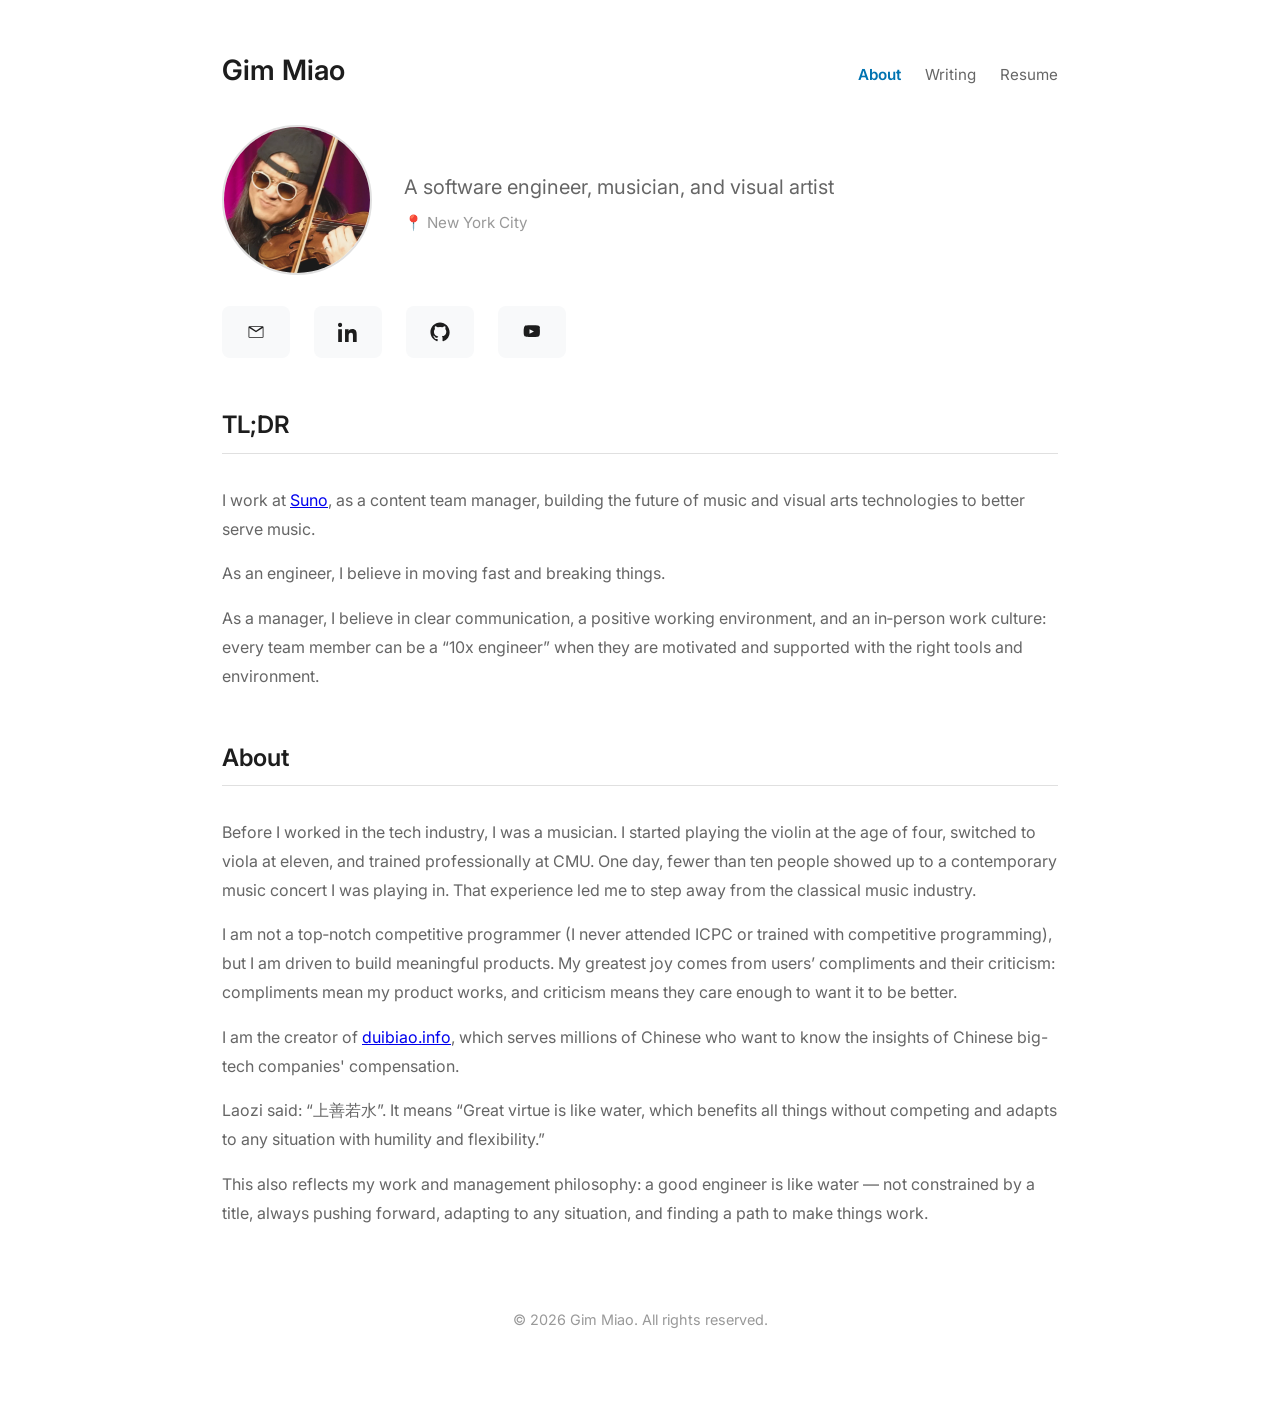
<file: index.html>
<!DOCTYPE html>
<html lang="en">
<head>
    <meta charset="UTF-8">
    <meta name="viewport" content="width=device-width, initial-scale=1.0">
    <meta name="description" content="Personal website - Professional profile">
    <title>Gim Miao - Guangyao Miao's Website</title>
    <link rel="stylesheet" href="styles.css">
    <link rel="preconnect" href="https://fonts.googleapis.com">
    <link rel="preconnect" href="https://fonts.gstatic.com" crossorigin>
    <link href="https://fonts.googleapis.com/css2?family=Inter:wght@300;400;500;600;700&display=swap" rel="stylesheet">
</head>
<body>
    <div class="container">
        <!-- Header Section -->
        <header class="header">
            <div class="site-nav-container"></div>
            <div class="profile-header">
                <div class="profile-image-container">
                    <img src="images/avatar.png" alt="Profile Picture" class="profile-image" id="profileImage">
                </div>
                <div class="profile-info">
                    <p class="title">A software engineer, musician, and visual artist</p>
                    <p class="location">📍 New York City</p>
                </div>
            </div>
          
            <!-- Contact Section -->
            <section class="card contact-section">
                <div class="contact-links">
                    <a href="mailto:guangyao.miao@gmail.com" class="contact-link">
                        <svg class="contact-icon" viewBox="0 0 24 24" aria-hidden="true">
                            <path d="M4 5h16a1 1 0 0 1 1 1v12a1 1 0 0 1-1 1H4a1 1 0 0 1-1-1V6a1 1 0 0 1 1-1zm0 2.2V18h16V7.2l-8 5.1zM5.5 6 12 10.4 18.5 6z"/>
                        </svg>
                    </a>
                    <a href="https://www.linkedin.com/in/gim-guangyao-miao-a99a087a/" target="_blank" class="contact-link">
                        <svg class="contact-icon" viewBox="0 0 24 24" aria-hidden="true">
                            <path d="M4.98 3.5C4.98 4.88 3.9 6 2.5 6S0 4.88 0 3.5 1.08 1 2.48 1 4.98 2.12 4.98 3.5zM.24 8.74h4.46V24H.24zM8.45 8.74h4.28v2.08h.06c.6-1.14 2.06-2.35 4.24-2.35 4.54 0 5.38 2.88 5.38 6.62V24h-4.46v-7.2c0-1.72-.03-3.94-2.4-3.94-2.4 0-2.77 1.87-2.77 3.8V24H8.45z"/>
                        </svg>
                    </a>
                    <a href="https://github.com/soloviola/" target="_blank" class="contact-link">
                        <svg class="contact-icon" viewBox="0 0 24 24" aria-hidden="true">
                            <path d="M12 .5C5.73.5.5 5.74.5 12.02c0 5.1 3.29 9.43 7.86 10.96.58.1.8-.26.8-.57 0-.28-.01-1.04-.02-2.05-3.2.7-3.88-1.55-3.88-1.55-.53-1.33-1.3-1.68-1.3-1.68-1.06-.72.08-.71.08-.71 1.17.08 1.79 1.21 1.79 1.21 1.04 1.8 2.74 1.28 3.4.98.1-.76.41-1.28.75-1.57-2.55-.29-5.23-1.28-5.23-5.7 0-1.26.45-2.28 1.2-3.08-.12-.29-.52-1.47.11-3.06 0 0 .97-.31 3.18 1.18a11 11 0 0 1 5.8 0c2.2-1.49 3.17-1.18 3.17-1.18.64 1.59.24 2.77.12 3.06.75.8 1.2 1.82 1.2 3.08 0 4.43-2.69 5.4-5.26 5.68.42.36.8 1.09.8 2.2 0 1.59-.02 2.87-.02 3.26 0 .32.21.68.81.56A10.52 10.52 0 0 0 23.5 12C23.5 5.73 18.27.5 12 .5z"/>
                        </svg>
                    </a>
                    <a href="https://www.youtube.com/@TheClassicalMusicRemix" target="_blank" class="contact-link">
                        <svg class="contact-icon" viewBox="0 0 24 24" aria-hidden="true">
                            <path d="M21.6 7.2s-.2-1.4-.8-2c-.7-.8-1.6-.8-2-0.9C15.6 4 12 4 12 4h-.1s-3.6 0-6.7.3c-.4.1-1.3.1-2 .9-.6.6-.8 2-.8 2S2 8.8 2 10.4v1.2c0 1.6.2 3.2.2 3.2s.2 1.4.8 2c.7.8 1.7.8 2.2.9 1.6.2 6.6.3 6.6.3s3.6 0 6.7-.3c.4-.1 1.3-.1 2-.9.6-.6.8-2 .8-2s.2-1.6.2-3.2v-1.2c0-1.6-.2-3.2-.2-3.2zm-12.6 6.8V8.6l5.4 2.7-5.4 2.7z"/>
                        </svg>
                    </a>
                </div>
            </section>
        </header>

        <!-- Main Content -->
        <main class="main-content">
            <h2 class="section-title">TL;DR</h2>
            <!-- About Section -->
            <section class="card about-section">
                <p class="about-text">
                    I work at <a href="https://suno.com" target="_blank" rel="noopener noreferrer">Suno</a>, as a content team manager, building the future of music and visual arts technologies to better serve music.
                </p>

                <p class="about-text">
                    As an engineer, I believe in moving fast and breaking things.
                </p>
                <p class="about-text">
                    As a manager, I believe in clear communication, a positive working environment, and an in‑person work culture: every team member can be a “10x engineer” when they are motivated and supported with the right tools and environment.
                </p>
            </section>

            <!-- Experience Section -->
            <section class="card about-section">
                <h2 class="section-title">About</h2>
                <p class="about-text">
                    Before I worked in the tech industry, I was a musician. I started playing the violin at the age of four, switched to viola at eleven, and trained professionally at CMU.
                    One day, fewer than ten people showed up to a contemporary music concert I was playing in. That experience led me to step away from the classical music industry.
                </p>

                <p class="about-text">
                    I am not a top‑notch competitive programmer (I never attended ICPC or trained with competitive programming), but I am driven to build meaningful products. My greatest joy comes from users’ compliments and their criticism: compliments mean my product works, and criticism means they care enough to want it to be better.
                </p>

                <p class="about-text">
                    I am the creator of
                    <a href="https://duibiao.info" target="_blank" rel="noopener noreferrer">duibiao.info</a>,
                    which serves millions of Chinese who want to know the insights of Chinese big-tech companies' compensation.
                </p>


                <p class="about-text">
                    Laozi said: “上善若水”. It means “Great virtue is like water, which benefits all things without competing and adapts to any situation with humility and flexibility.”
                </p>
                <p class="about-text">
                    This also reflects my work and management philosophy: a good engineer is like water — not constrained by a title, always pushing forward, adapting to any situation, and finding a path to make things work.
                </p>
            </section>
        </main>

        <!-- Footer -->
        <footer class="footer">
            <p>&copy; 2026 Gim Miao. All rights reserved.</p>
        </footer>
    </div>

    <script src="components/header.js"></script>
    <script src="script.js"></script>
</body>
</html>
</file>
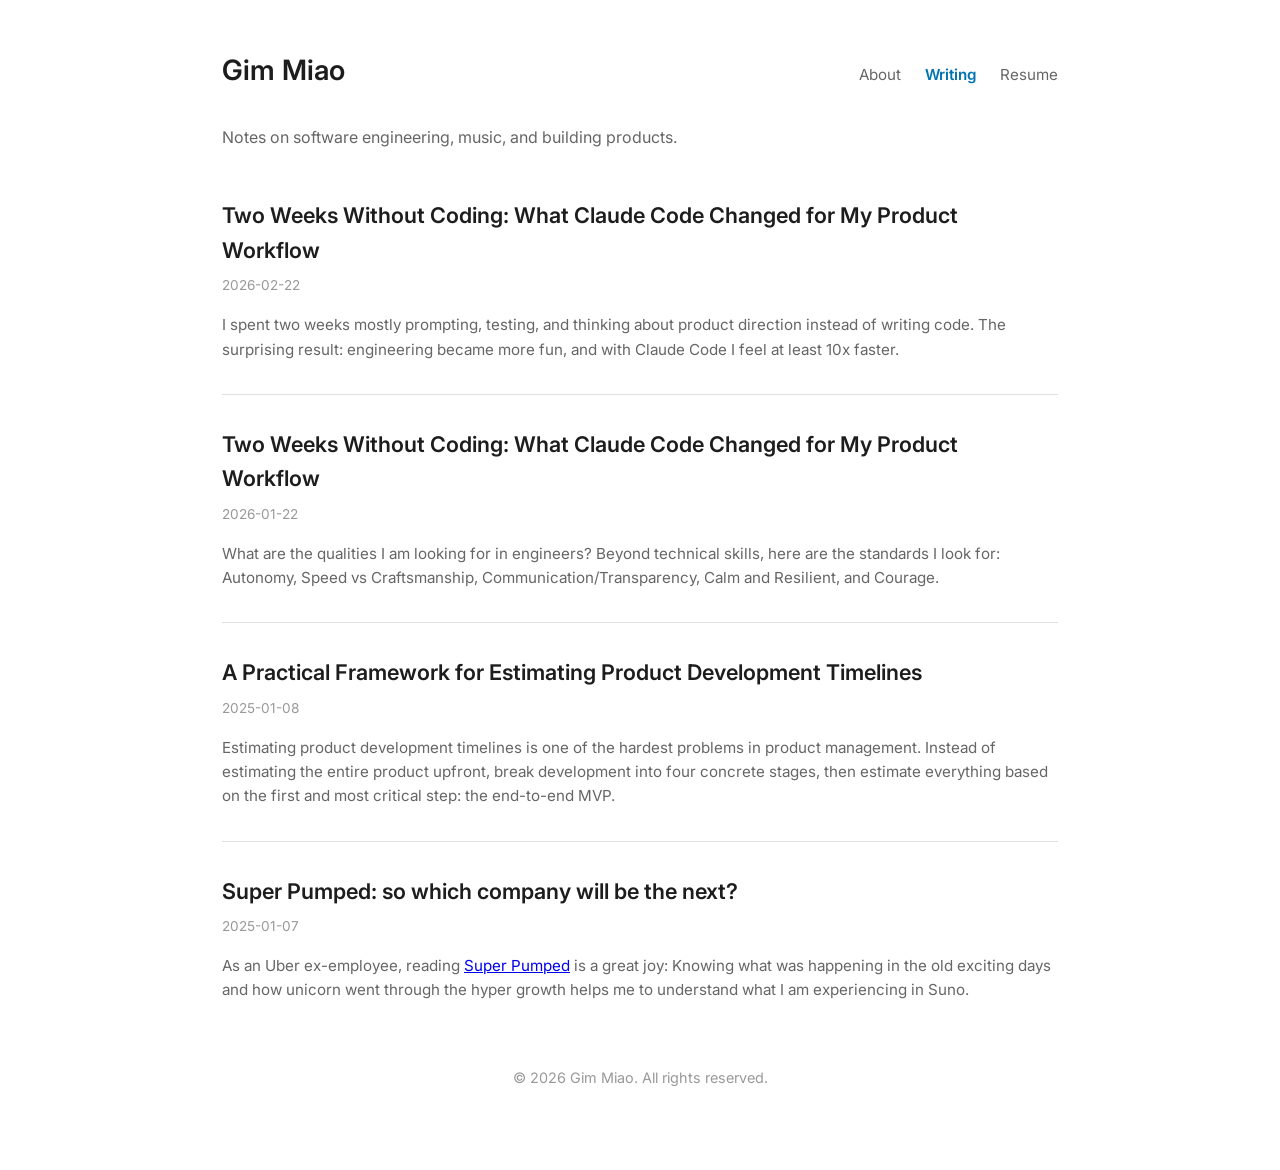
<file: blog.html>
<!DOCTYPE html>
<html lang="en">
<head>
    <meta charset="UTF-8">
    <meta name="viewport" content="width=device-width, initial-scale=1.0">
    <meta name="description" content="Writing and notes by Gim Miao">
    <title>Writing - Gim Miao</title>
    <link rel="stylesheet" href="styles.css">
    <link rel="preconnect" href="https://fonts.googleapis.com">
    <link rel="preconnect" href="https://fonts.gstatic.com" crossorigin>
    <link href="https://fonts.googleapis.com/css2?family=Inter:wght@300;400;500;600;700&display=swap" rel="stylesheet">
</head>
<body>
    <div class="container">
        <header class="blog-header">
            <div class="site-nav-container"></div>
            <p class="blog-subtitle">
                Notes on software engineering, music, and building products.
            </p>
        </header>

        <main>
            <section class="post-list">
                <article class="post-item">
                    <h2 class="post-title">
                        <a href="posts/shipping-with-clarity.html">Two Weeks Without Coding: What Claude Code Changed for My Product Workflow</a>
                    </h2>
                    <div class="post-meta">2026-02-22</div>
                    <p class="post-excerpt">
                        I spent two weeks mostly prompting, testing, and thinking about product direction instead of writing code. The surprising result: engineering became more fun, and with Claude Code I feel at least 10x faster.
                     <p>
                </article>
       
                <article class="post-item">
                    <h2 class="post-title">
                        <a href="posts/shipping-with-clarity.html">Two Weeks Without Coding: What Claude Code Changed for My Product Workflow</a>
                    </h2>
                    <div class="post-meta">2026-01-22</div>
                    <p class="post-excerpt">
                        What are the qualities I am looking for in engineers? Beyond technical skills, here are the standards I look for: Autonomy, Speed vs Craftsmanship, Communication/Transparency, Calm and Resilient, and Courage.
                    </p>
                </article>

                <article class="post-item">
                    <h2 class="post-title">
                        <a href="posts/product-development-timelines.html">A Practical Framework for Estimating Product Development Timelines</a>
                    </h2>
                    <div class="post-meta">2025-01-08</div>
                    <p class="post-excerpt">
                        Estimating product development timelines is one of the hardest problems in product management. Instead of estimating the entire product upfront, break development into four concrete stages, then estimate everything based on the first and most critical step: the end-to-end MVP.
                    </p>
                </article>

                <article class="post-item">
                    <h2 class="post-title">
                        <a href="posts/super-pumped.html">Super Pumped: so which company will be the next?</a>
                    </h2>
                    <div class="post-meta">2025-01-07</div>
                    <p class="post-excerpt">
                        As an Uber ex-employee, reading <a href="https://www.amazon.com/s/?ie=UTF8&keywords=super+pumped+book">Super Pumped</a> is a great joy: Knowing what was happening in the old exciting days and how unicorn went through the hyper growth helps me to understand what I am experiencing in Suno.
                    </p>
                </article>

            </section>

        </main>

        <footer class="footer">
            <p>&copy; 2026 Gim Miao. All rights reserved.</p>
        </footer>
    </div>
    <script src="components/header.js"></script>
</body>
</html>
</file>
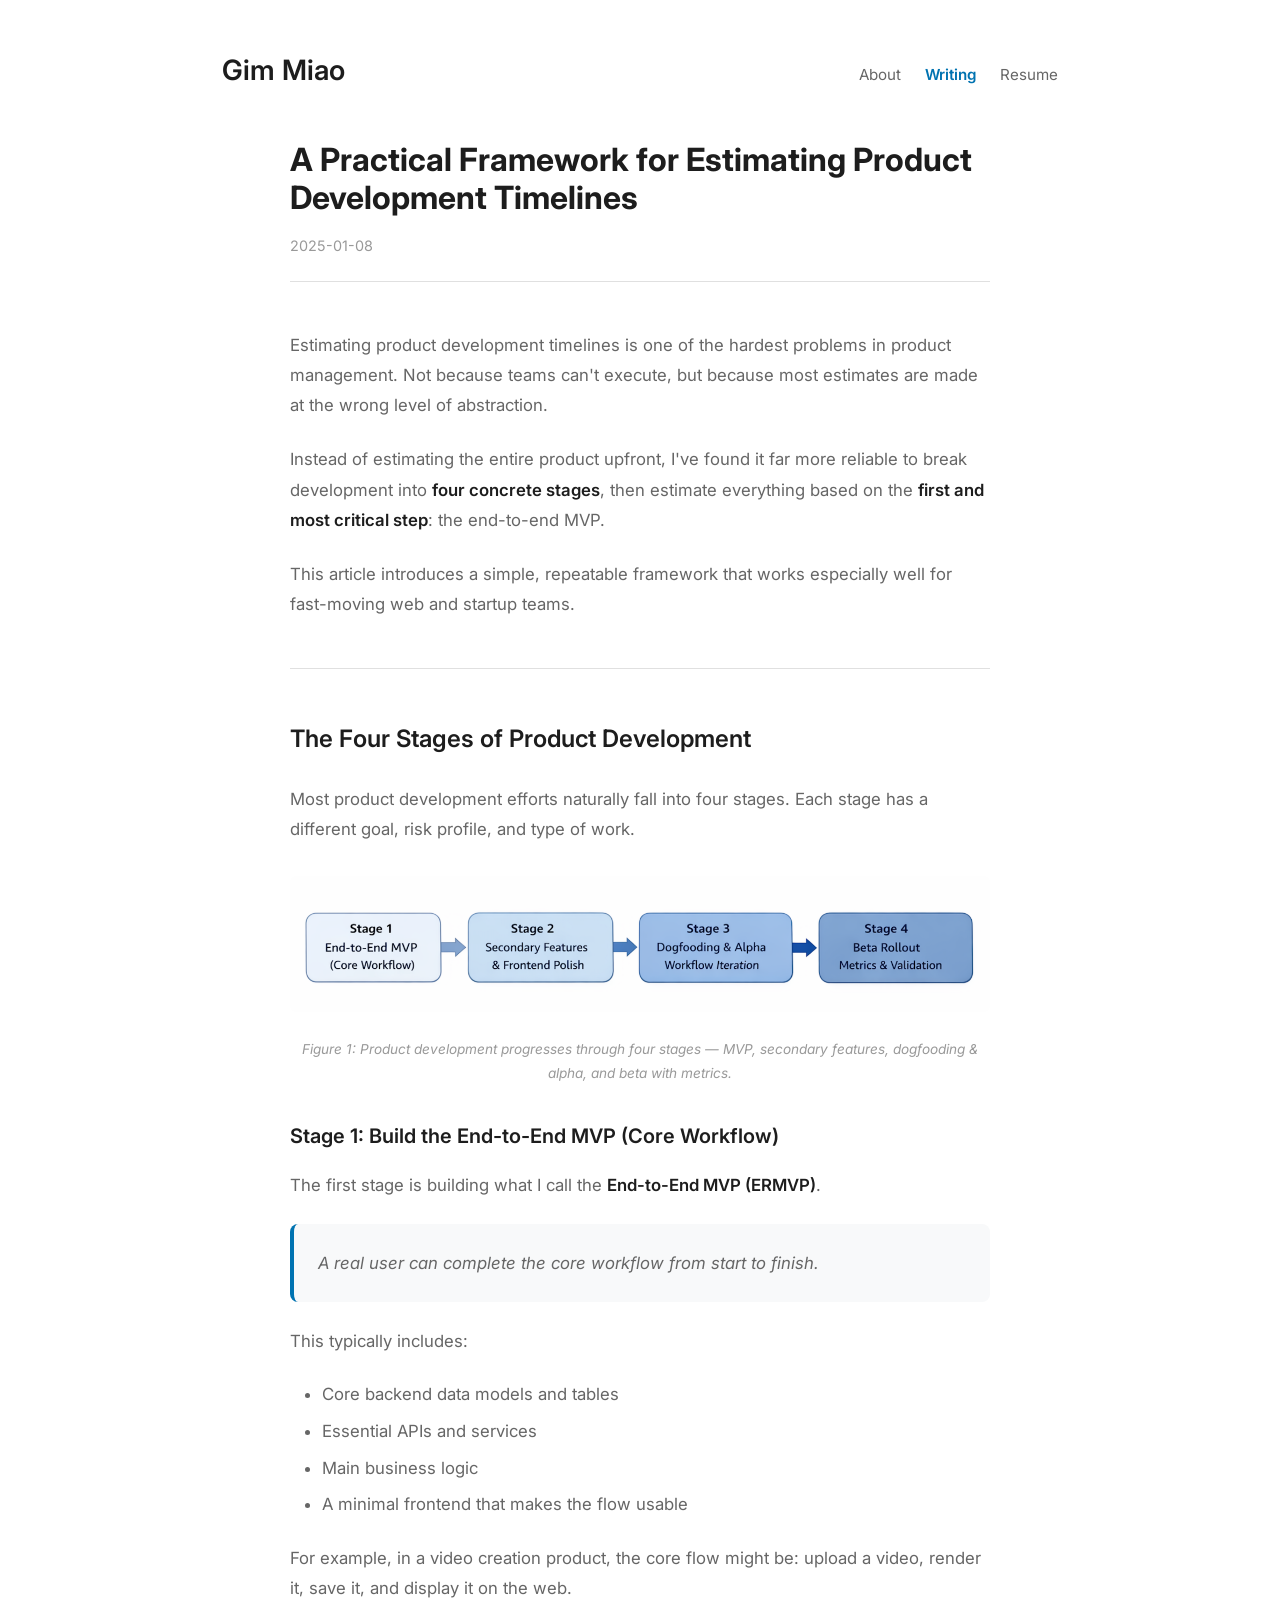
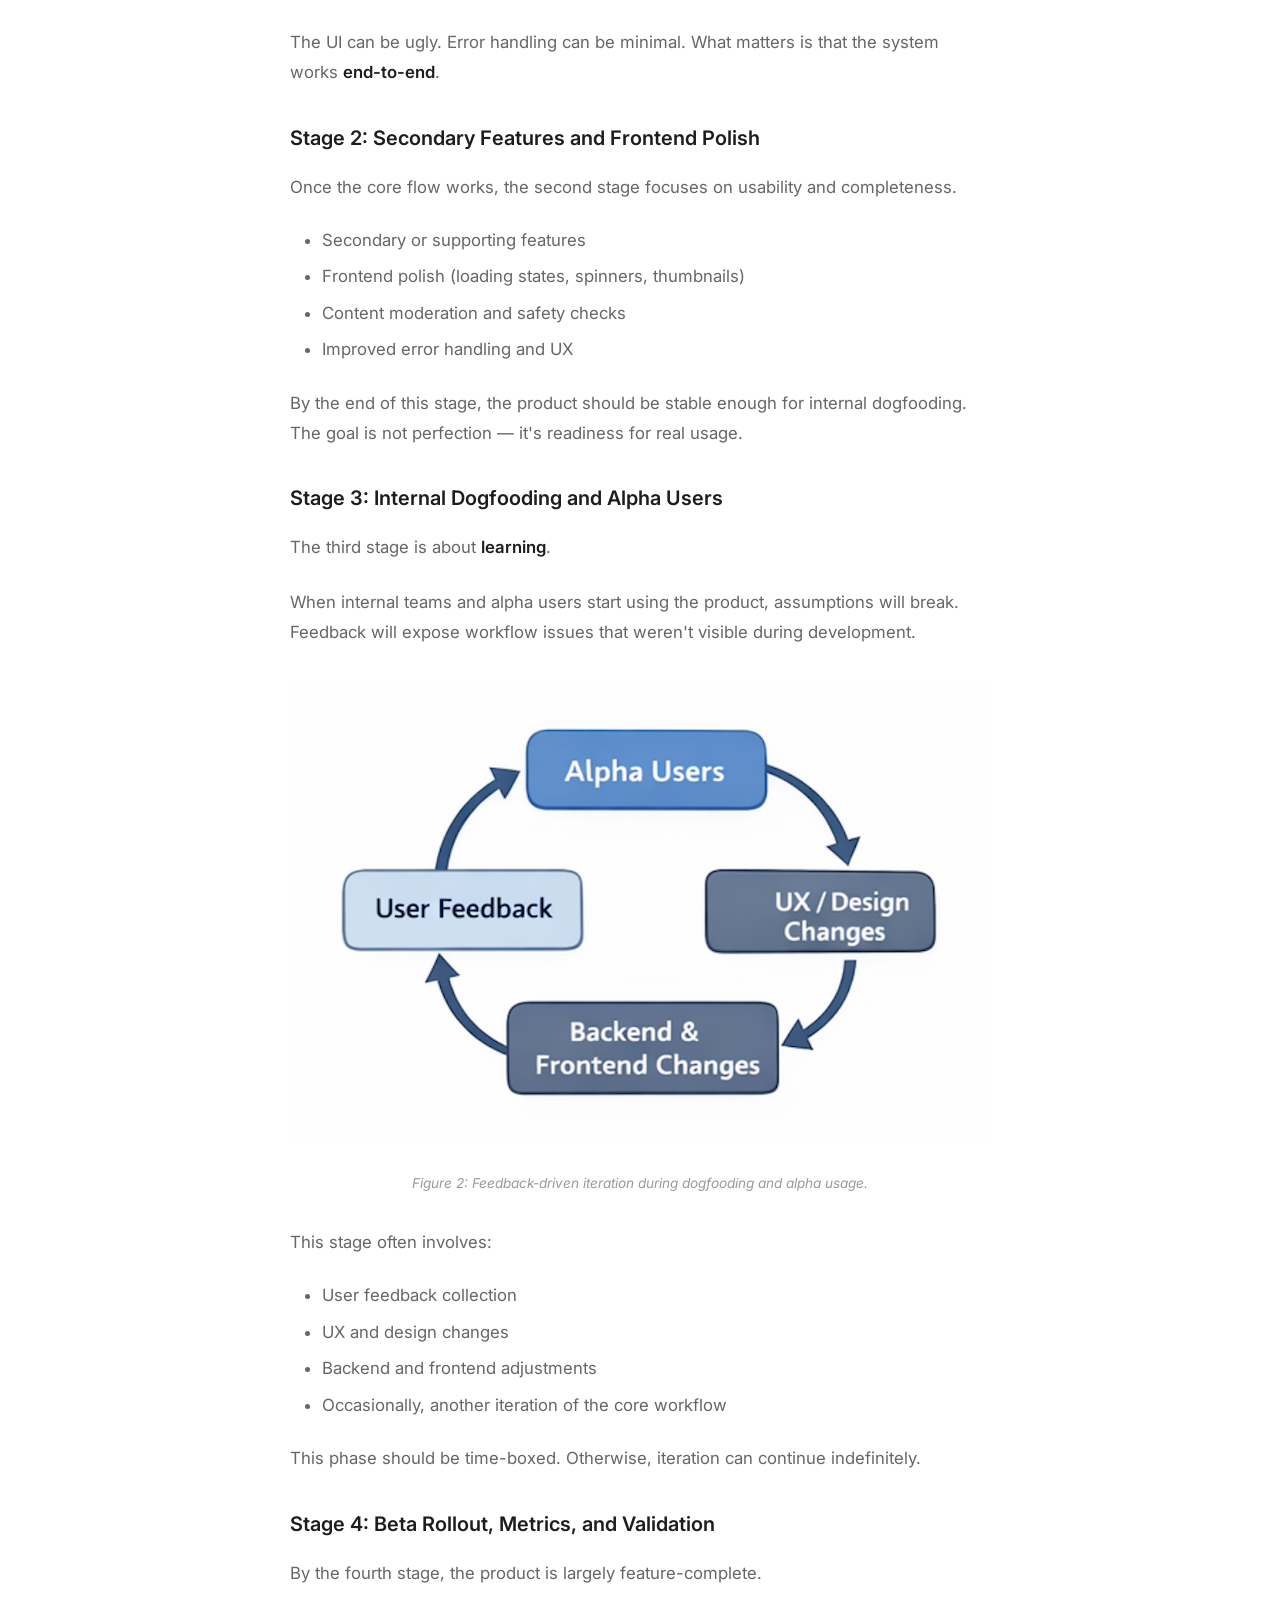
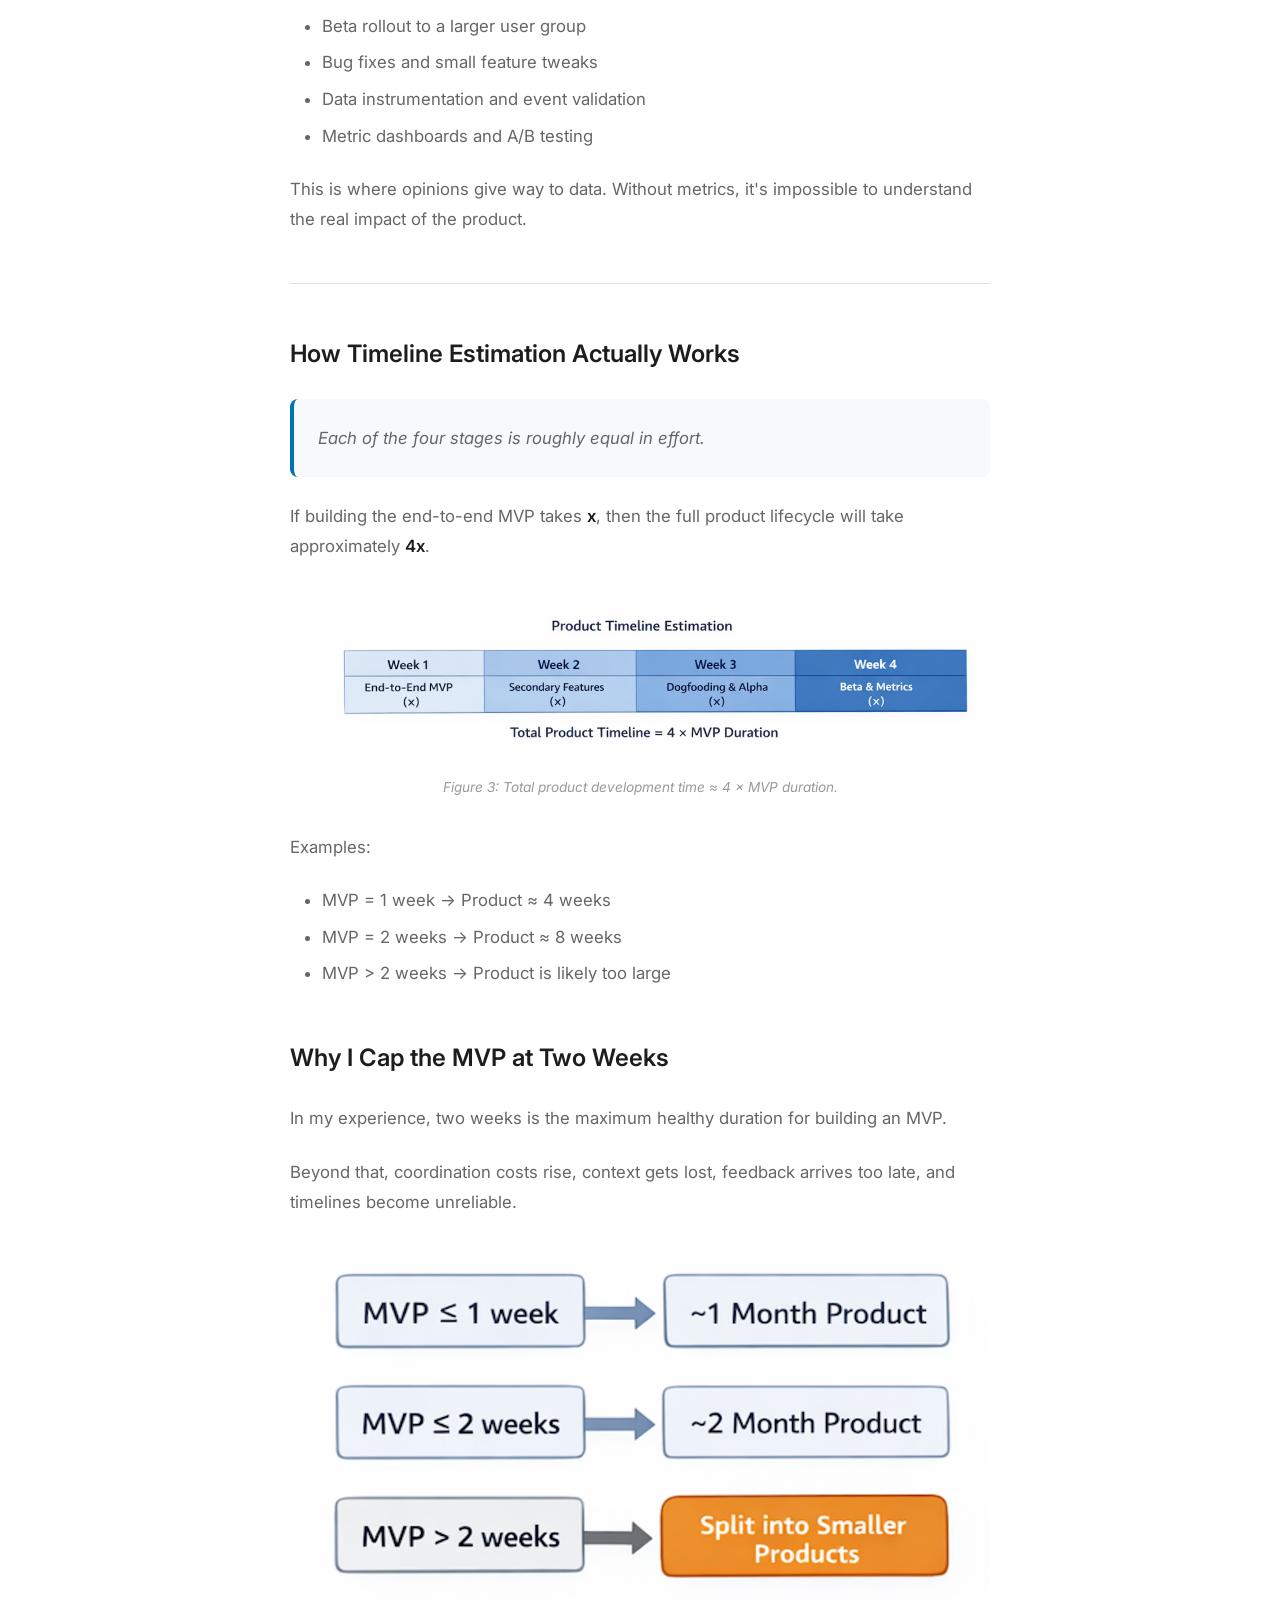
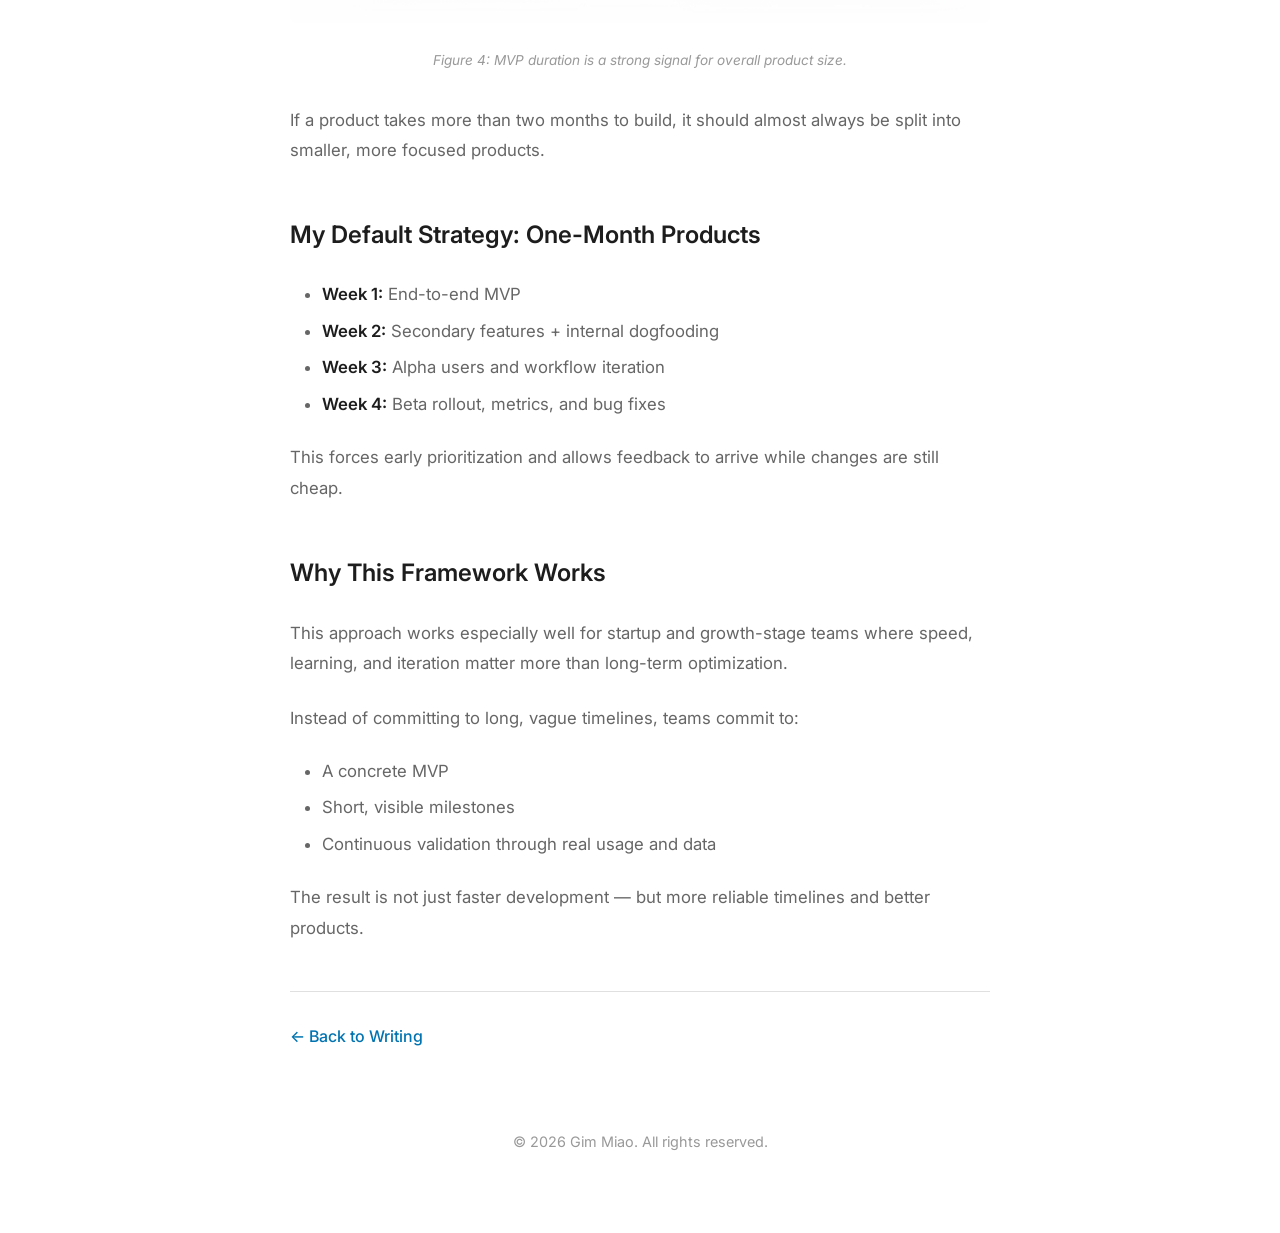
<file: posts/product-development-timelines.html>
<!DOCTYPE html>
<html lang="en">
<head>
    <meta charset="UTF-8">
    <meta name="viewport" content="width=device-width, initial-scale=1.0">
    <meta name="description" content="A Practical Framework for Estimating Product Development Timelines - Gim Miao">
    <title>A Practical Framework for Estimating Product Development Timelines - Gim Miao</title>
    <link rel="stylesheet" href="../styles.css">
    <link rel="preconnect" href="https://fonts.googleapis.com">
    <link rel="preconnect" href="https://fonts.gstatic.com" crossorigin>
    <link href="https://fonts.googleapis.com/css2?family=Inter:wght@300;400;500;600;700&display=swap" rel="stylesheet">
</head>
<body>
    <div class="container">
        <header class="blog-header">
            <div class="site-nav-container"></div>
        </header>

        <main class="post-content">
            <article class="post-article">
                <header class="post-header">
                    <h1 class="post-title-main">A Practical Framework for Estimating Product Development Timelines</h1>
                    <div class="post-meta-main">2025-01-08</div>
                </header>

                <div class="post-body">
                    <p>
                        Estimating product development timelines is one of the hardest problems in product management.
                        Not because teams can't execute, but because most estimates are made at the wrong level of abstraction.
                    </p>

                    <p>
                        Instead of estimating the entire product upfront, I've found it far more reliable to break
                        development into <strong>four concrete stages</strong>, then estimate everything based on the
                        <strong>first and most critical step</strong>: the end-to-end MVP.
                    </p>

                    <p>
                        This article introduces a simple, repeatable framework that works especially well for fast-moving
                        web and startup teams.
                    </p>

                    <hr class="post-divider" />

                    <h2>The Four Stages of Product Development</h2>

                    <p>
                        Most product development efforts naturally fall into four stages. Each stage has a different goal,
                        risk profile, and type of work.
                    </p>

                    <figure class="post-figure">
                        <img src="../images/product-development-timelines/diagram-1-four-stages.png" alt="Four-stage product development framework" />
                        <figcaption>
                            Figure 1: Product development progresses through four stages — MVP, secondary features,
                            dogfooding & alpha, and beta with metrics.
                        </figcaption>
                    </figure>

                    <h3>Stage 1: Build the End-to-End MVP (Core Workflow)</h3>

                    <p>
                        The first stage is building what I call the <strong>End-to-End MVP (ERMVP)</strong>.
                    </p>

                    <blockquote class="post-blockquote">
                        A real user can complete the core workflow from start to finish.
                    </blockquote>

                    <p>This typically includes:</p>

                    <ul>
                        <li>Core backend data models and tables</li>
                        <li>Essential APIs and services</li>
                        <li>Main business logic</li>
                        <li>A minimal frontend that makes the flow usable</li>
                    </ul>

                    <p>
                        For example, in a video creation product, the core flow might be:
                        upload a video, render it, save it, and display it on the web.
                    </p>

                    <p>
                        The UI can be ugly. Error handling can be minimal. What matters is that the system works
                        <strong>end-to-end</strong>.
                    </p>

                    <h3>Stage 2: Secondary Features and Frontend Polish</h3>

                    <p>
                        Once the core flow works, the second stage focuses on usability and completeness.
                    </p>

                    <ul>
                        <li>Secondary or supporting features</li>
                        <li>Frontend polish (loading states, spinners, thumbnails)</li>
                        <li>Content moderation and safety checks</li>
                        <li>Improved error handling and UX</li>
                    </ul>

                    <p>
                        By the end of this stage, the product should be stable enough for internal dogfooding.
                        The goal is not perfection — it's readiness for real usage.
                    </p>

                    <h3>Stage 3: Internal Dogfooding and Alpha Users</h3>

                    <p>
                        The third stage is about <strong>learning</strong>.
                    </p>

                    <p>
                        When internal teams and alpha users start using the product, assumptions will break.
                        Feedback will expose workflow issues that weren't visible during development.
                    </p>

                    <figure class="post-figure">
                        <img src="../images/product-development-timelines/diagram-4-feedback-loop.png" alt="Feedback loop during alpha testing" />
                        <figcaption>
                            Figure 2: Feedback-driven iteration during dogfooding and alpha usage.
                        </figcaption>
                    </figure>

                    <p>This stage often involves:</p>

                    <ul>
                        <li>User feedback collection</li>
                        <li>UX and design changes</li>
                        <li>Backend and frontend adjustments</li>
                        <li>Occasionally, another iteration of the core workflow</li>
                    </ul>

                    <p>
                        This phase should be time-boxed. Otherwise, iteration can continue indefinitely.
                    </p>

                    <h3>Stage 4: Beta Rollout, Metrics, and Validation</h3>

                    <p>
                        By the fourth stage, the product is largely feature-complete.
                    </p>

                    <ul>
                        <li>Beta rollout to a larger user group</li>
                        <li>Bug fixes and small feature tweaks</li>
                        <li>Data instrumentation and event validation</li>
                        <li>Metric dashboards and A/B testing</li>
                    </ul>

                    <p>
                        This is where opinions give way to data. Without metrics, it's impossible to understand
                        the real impact of the product.
                    </p>

                    <hr class="post-divider" />

                    <h2>How Timeline Estimation Actually Works</h2>

                    <blockquote class="post-blockquote">
                        Each of the four stages is roughly equal in effort.
                    </blockquote>

                    <p>
                        If building the end-to-end MVP takes <strong>x</strong>, then the full product lifecycle
                        will take approximately <strong>4x</strong>.
                    </p>

                    <figure class="post-figure">
                        <img src="../images/product-development-timelines/diagram-2-4x-mvp-rule.png" alt="4x MVP timeline estimation rule" />
                        <figcaption>
                            Figure 3: Total product development time ≈ 4 × MVP duration.
                        </figcaption>
                    </figure>

                    <p>Examples:</p>

                    <ul>
                        <li>MVP = 1 week → Product ≈ 4 weeks</li>
                        <li>MVP = 2 weeks → Product ≈ 8 weeks</li>
                        <li>MVP &gt; 2 weeks → Product is likely too large</li>
                    </ul>

                    <h2>Why I Cap the MVP at Two Weeks</h2>

                    <p>
                        In my experience, two weeks is the maximum healthy duration for building an MVP.
                    </p>

                    <p>
                        Beyond that, coordination costs rise, context gets lost, feedback arrives too late,
                        and timelines become unreliable.
                    </p>

                    <figure class="post-figure">
                        <img src="../images/product-development-timelines/diagram-3-product-sizing.png" alt="MVP duration as a signal for product size" />
                        <figcaption>
                            Figure 4: MVP duration is a strong signal for overall product size.
                        </figcaption>
                    </figure>

                    <p>
                        If a product takes more than two months to build, it should almost always be split
                        into smaller, more focused products.
                    </p>

                    <h2>My Default Strategy: One-Month Products</h2>

                    <ul>
                        <li><strong>Week 1:</strong> End-to-end MVP</li>
                        <li><strong>Week 2:</strong> Secondary features + internal dogfooding</li>
                        <li><strong>Week 3:</strong> Alpha users and workflow iteration</li>
                        <li><strong>Week 4:</strong> Beta rollout, metrics, and bug fixes</li>
                    </ul>

                    <p>
                        This forces early prioritization and allows feedback to arrive while changes are still cheap.
                    </p>

                    <h2>Why This Framework Works</h2>

                    <p>
                        This approach works especially well for startup and growth-stage teams where speed,
                        learning, and iteration matter more than long-term optimization.
                    </p>

                    <p>
                        Instead of committing to long, vague timelines, teams commit to:
                    </p>

                    <ul>
                        <li>A concrete MVP</li>
                        <li>Short, visible milestones</li>
                        <li>Continuous validation through real usage and data</li>
                    </ul>

                    <p>
                        The result is not just faster development — but more reliable timelines and better products.
                    </p>
                </div>

                <footer class="post-footer">
                    <div class="post-nav">
                        <a href="../blog.html" class="post-nav-link">← Back to Writing</a>
                    </div>
                </footer>
            </article>
        </main>

        <footer class="footer">
            <p>&copy; 2026 Gim Miao. All rights reserved.</p>
        </footer>
    </div>
    <script src="../components/header.js"></script>
</body>
</html>
</file>
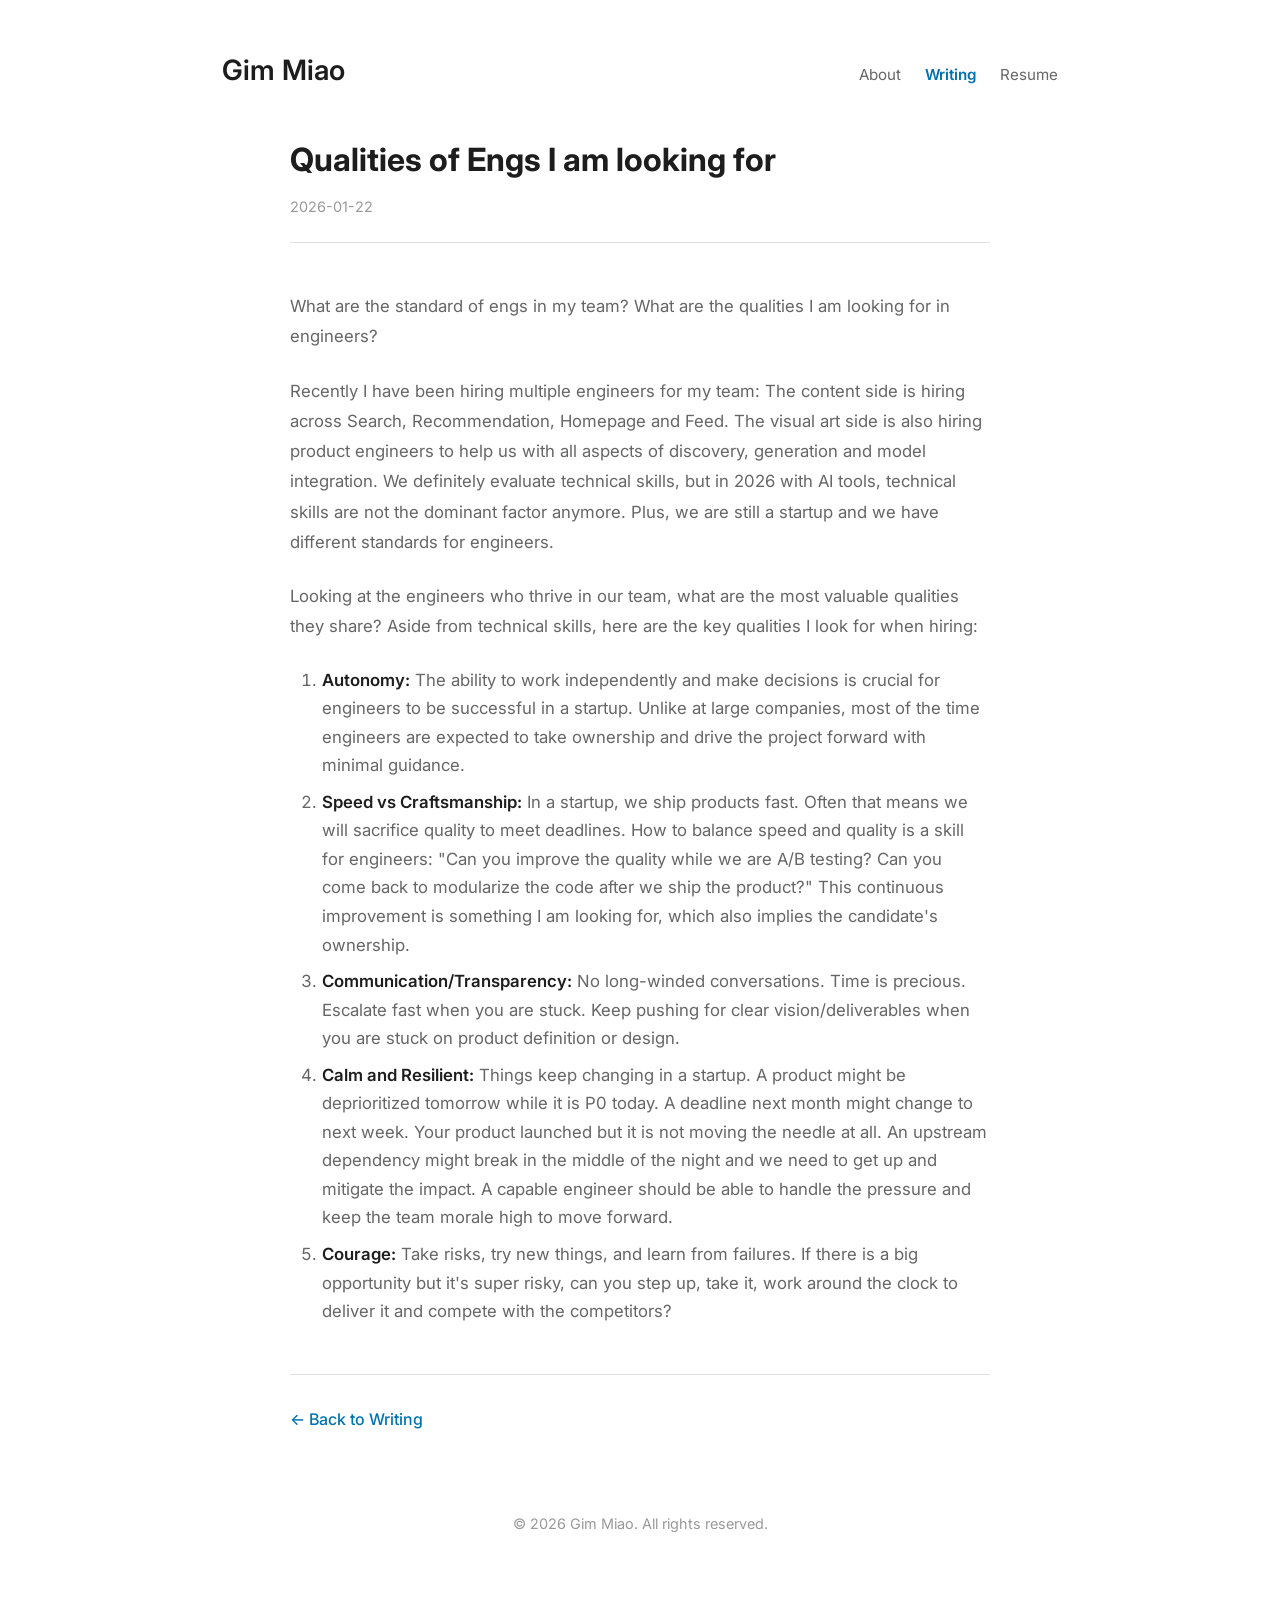
<file: posts/qualities-of-engs-in-my-team.html>
<!DOCTYPE html>
<html lang="en">
<head>
    <meta charset="UTF-8">
    <meta name="viewport" content="width=device-width, initial-scale=1.0">
    <meta name="description" content="Standards of Engs in my team - Gim Miao">
    <title>Standards of Engs in my team - Gim Miao</title>
    <link rel="stylesheet" href="../styles.css">
    <link rel="preconnect" href="https://fonts.googleapis.com">
    <link rel="preconnect" href="https://fonts.gstatic.com" crossorigin>
    <link href="https://fonts.googleapis.com/css2?family=Inter:wght@300;400;500;600;700&display=swap" rel="stylesheet">
</head>
<body>
    <div class="container">
        <header class="blog-header">
            <div class="site-nav-container"></div>
        </header>

        <main class="post-content">
            <article class="post-article">
                <header class="post-header">
                    <h1 class="post-title-main">Qualities of Engs I am looking for</h1>
                    <div class="post-meta-main">2026-01-22</div>
                </header>

                <div class="post-body">
                    <p>
                        What are the standard of engs in my team? What are the qualities I am looking for in engineers?
                    </p>

                    <p>
                        Recently I have been hiring multiple engineers for my team: The content side is hiring across Search, Recommendation, Homepage and Feed. The visual art side is also hiring product engineers to help us with all aspects of discovery, generation and model integration. We definitely evaluate technical skills, but in 2026 with AI tools, technical skills are not the dominant factor anymore. Plus, we are still a startup and we have different standards for engineers.
                    </p>

                    <p>
                        Looking at the engineers who thrive in our team, what are the most valuable qualities they share? Aside from technical skills, here are the key qualities I look for when hiring:
                    </p>

                    <ol>
                        <li>
                            <strong>Autonomy:</strong> The ability to work independently and make decisions is crucial for engineers to be successful in a startup. Unlike at large companies, most of the time engineers are expected to take ownership and drive the project forward with minimal guidance.
                        </li>
                        <li>
                            <strong>Speed vs Craftsmanship:</strong> In a startup, we ship products fast. Often that means we will sacrifice quality to meet deadlines. How to balance speed and quality is a skill for engineers: "Can you improve the quality while we are A/B testing? Can you come back to modularize the code after we ship the product?" This continuous improvement is something I am looking for, which also implies the candidate's ownership.
                        </li>
                        <li>
                            <strong>Communication/Transparency:</strong> No long-winded conversations. Time is precious. Escalate fast when you are stuck. Keep pushing for clear vision/deliverables when you are stuck on product definition or design.
                        </li>
                        <li>
                            <strong>Calm and Resilient:</strong> Things keep changing in a startup. A product might be deprioritized tomorrow while it is P0 today. A deadline next month might change to next week. Your product launched but it is not moving the needle at all. An upstream dependency might break in the middle of the night and we need to get up and mitigate the impact. A capable engineer should be able to handle the pressure and keep the team morale high to move forward.
                        </li>
                        <li>
                            <strong>Courage:</strong> Take risks, try new things, and learn from failures. If there is a big opportunity but it's super risky, can you step up, take it, work around the clock to deliver it and compete with the competitors?
                        </li>
                    </ol>
                </div>

                <footer class="post-footer">
                    <div class="post-nav">
                        <a href="../blog.html" class="post-nav-link">← Back to Writing</a>
                    </div>
                </footer>
            </article>
        </main>
        <footer class="footer">
            <p>&copy; 2026 Gim Miao. All rights reserved.</p>
        </footer>
    </div>
    <script src="../components/header.js"></script>
</body>
</html>
</file>
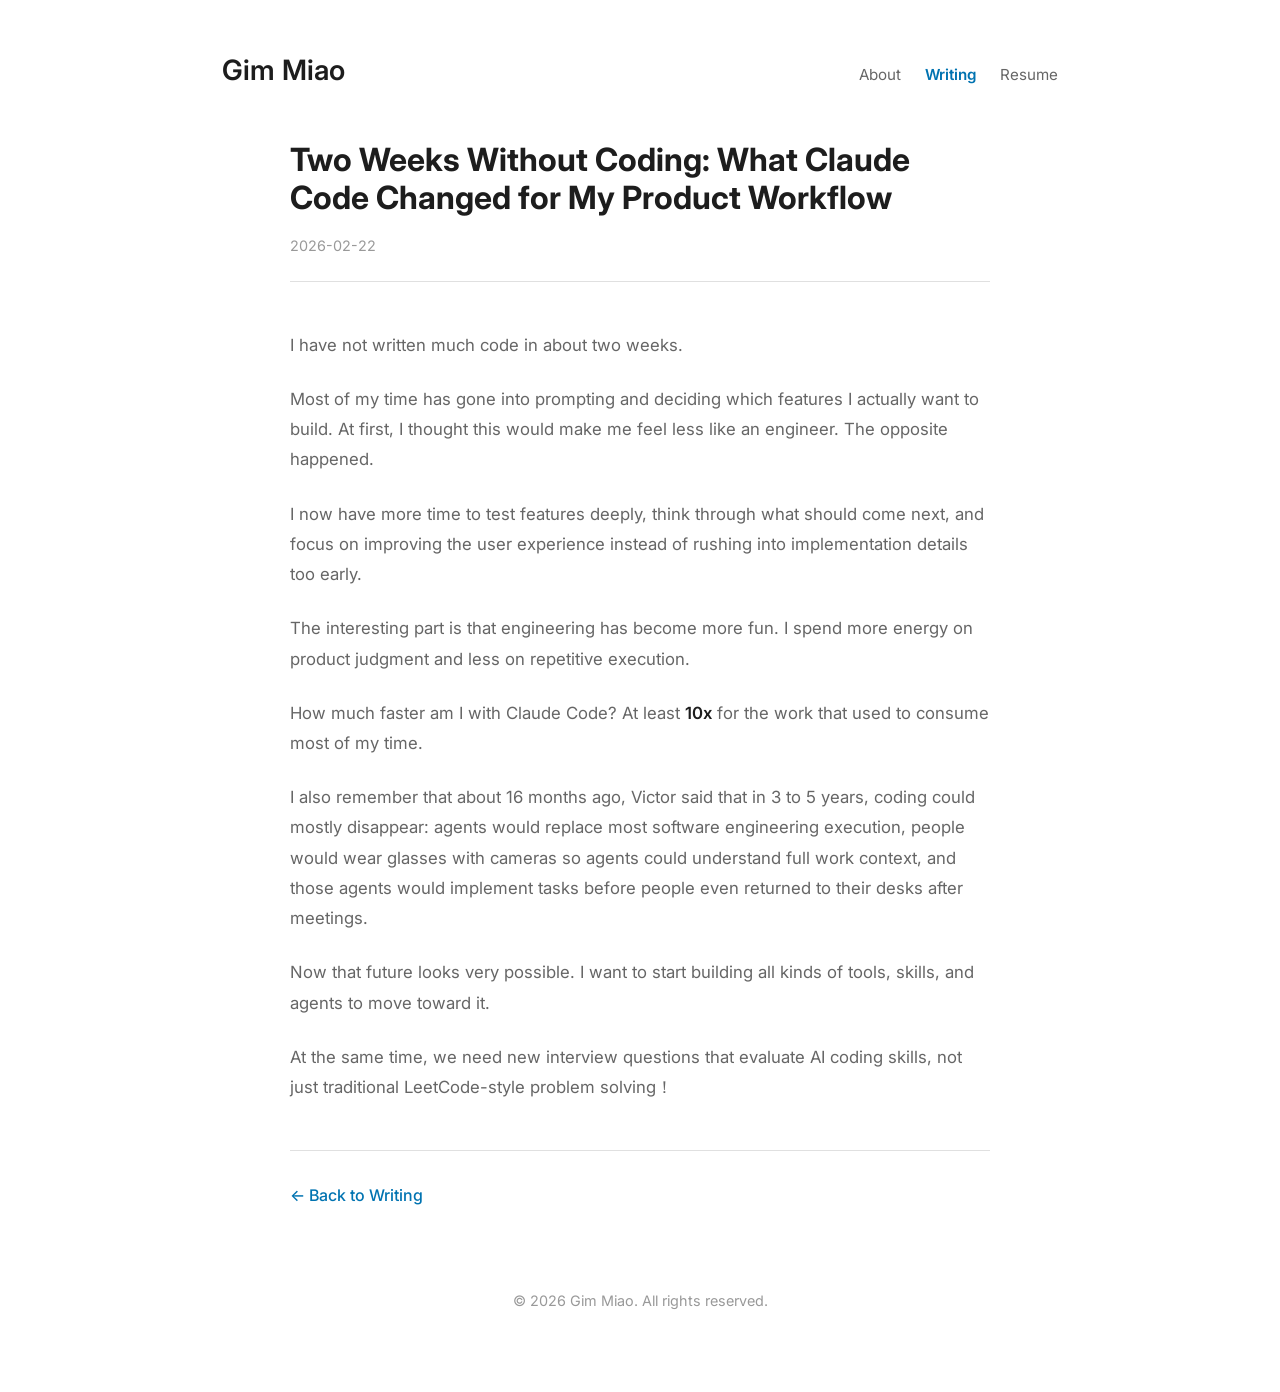
<file: posts/shipping-with-clarity.html>
<!DOCTYPE html>
<html lang="en">
<head>
    <meta charset="UTF-8">
    <meta name="viewport" content="width=device-width, initial-scale=1.0">
    <meta name="description" content="Two Weeks Without Coding: What Claude Code Changed for My Product Workflow - Gim Miao">
    <title>Two Weeks Without Coding: What Claude Code Changed for My Product Workflow - Gim Miao</title>
    <link rel="stylesheet" href="../styles.css">
    <link rel="preconnect" href="https://fonts.googleapis.com">
    <link rel="preconnect" href="https://fonts.gstatic.com" crossorigin>
    <link href="https://fonts.googleapis.com/css2?family=Inter:wght@300;400;500;600;700&display=swap" rel="stylesheet">
</head>
<body>
    <div class="container">
        <header class="blog-header">
            <div class="site-nav-container"></div>
        </header>

        <main class="post-content">
            <article class="post-article">
                <header class="post-header">
                    <h1 class="post-title-main">Two Weeks Without Coding: What Claude Code Changed for My Product Workflow</h1>
                    <div class="post-meta-main">2026-02-22</div>
                </header>

                <div class="post-body">
                    <p>
                        I have not written much code in about two weeks.
                    </p>

                    <p>
                        Most of my time has gone into prompting and deciding which features I actually want to build.
                        At first, I thought this would make me feel less like an engineer. The opposite happened.
                    </p>

                    <p>
                        I now have more time to test features deeply, think through what should come next, and focus on
                        improving the user experience instead of rushing into implementation details too early.
                    </p>

                    <p>
                        The interesting part is that engineering has become more fun. I spend more energy on product
                        judgment and less on repetitive execution.
                    </p>

                    <p>
                        How much faster am I with Claude Code? At least <strong>10x</strong> for the work that used to
                        consume most of my time.
                    </p>

                    <p>
                        I also remember that about 16 months ago, Victor said that in 3 to 5 years, coding could mostly
                        disappear: agents would replace most software engineering execution, people would wear glasses
                        with cameras so agents could understand full work context, and those agents would implement
                        tasks before people even returned to their desks after meetings.
                    </p>

                    <p>
                        Now that future looks very possible. I want to start building all kinds of tools, skills, and
                        agents to move toward it.
                    </p>

                    <p>
                        At the same time, we need new interview questions that evaluate AI coding skills, not just
                        traditional LeetCode-style problem solving！
                    </p>
                </div>

                <footer class="post-footer">
                    <div class="post-nav">
                        <a href="../blog.html" class="post-nav-link">← Back to Writing</a>
                    </div>
                </footer>
            </article>
        </main>

        <footer class="footer">
            <p>&copy; 2026 Gim Miao. All rights reserved.</p>
        </footer>
    </div>
    <script src="../components/header.js"></script>
</body>
</html>
</file>
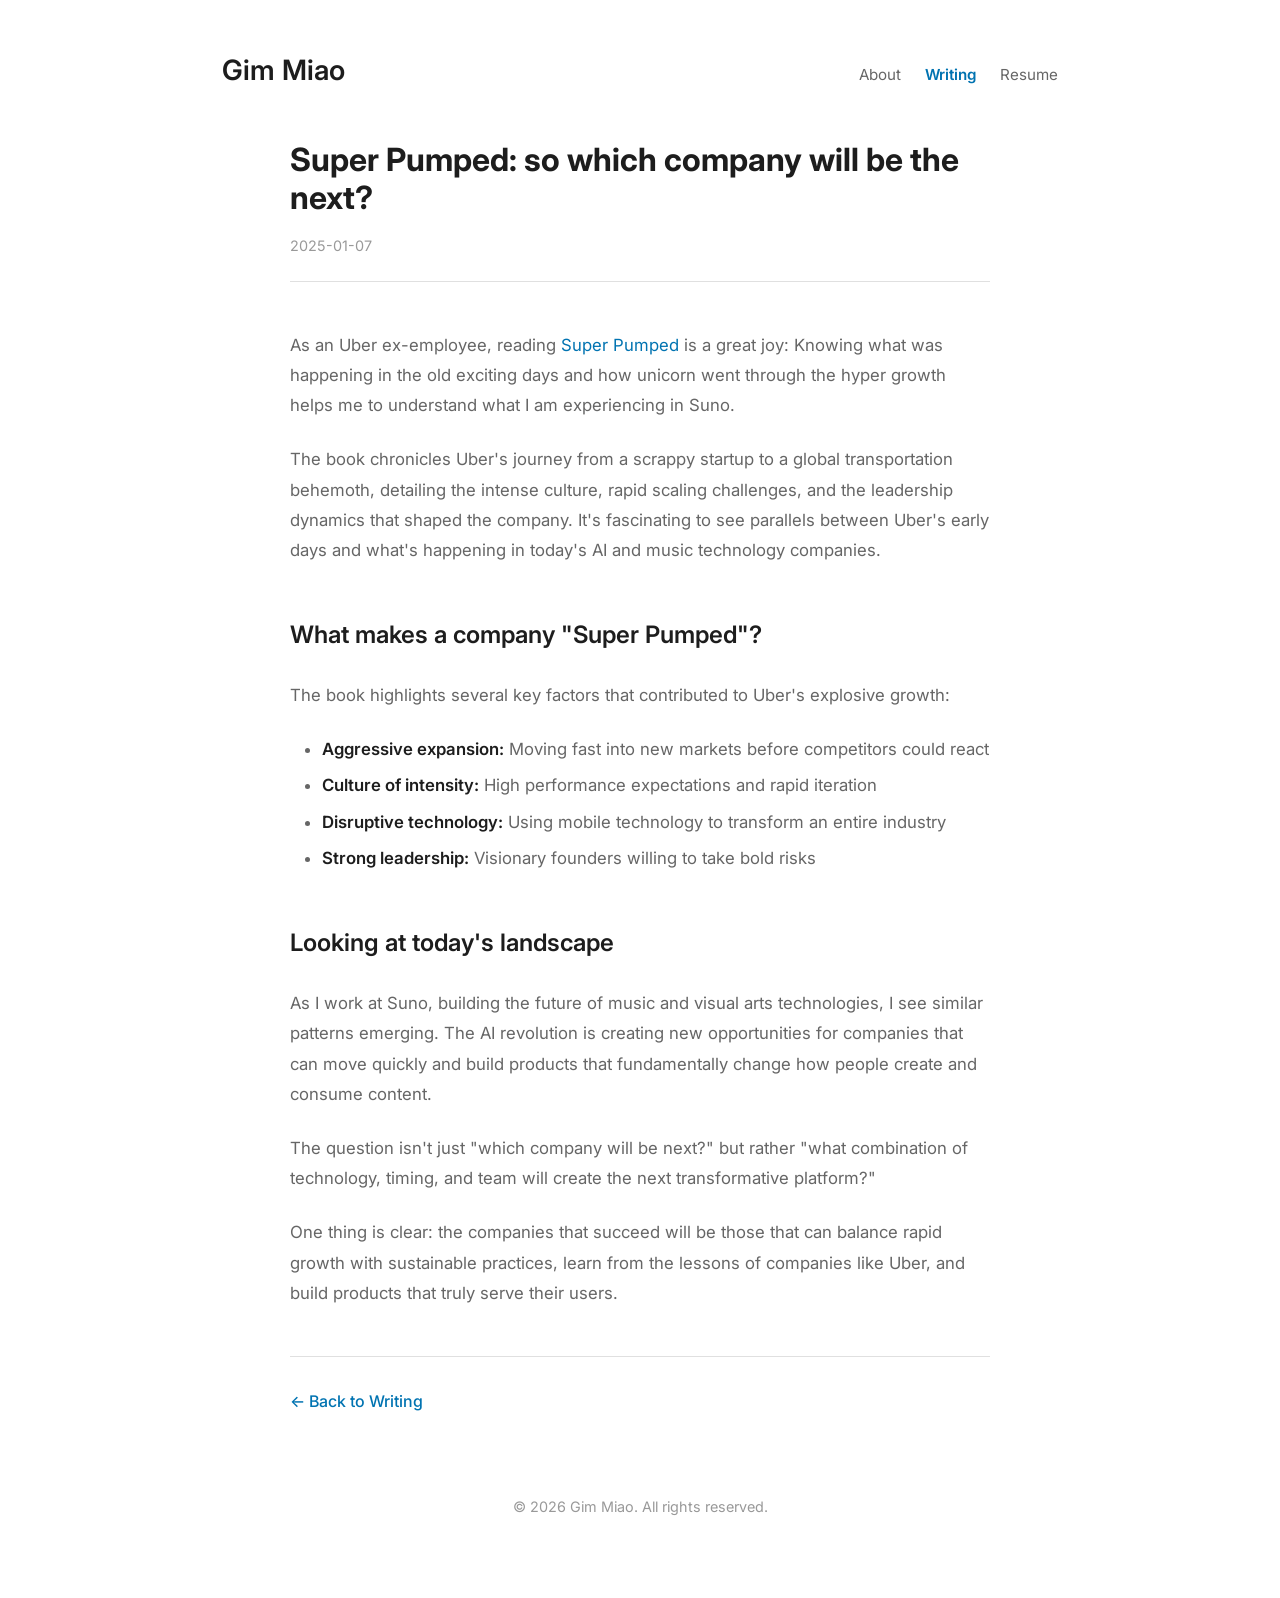
<file: posts/super-pumped.html>
<!DOCTYPE html>
<html lang="en">
<head>
    <meta charset="UTF-8">
    <meta name="viewport" content="width=device-width, initial-scale=1.0">
    <meta name="description" content="Super Pumped: so which company will be the next? - Gim Miao">
    <title>Super Pumped: so which company will be the next? - Gim Miao</title>
    <link rel="stylesheet" href="../styles.css">
    <link rel="preconnect" href="https://fonts.googleapis.com">
    <link rel="preconnect" href="https://fonts.gstatic.com" crossorigin>
    <link href="https://fonts.googleapis.com/css2?family=Inter:wght@300;400;500;600;700&display=swap" rel="stylesheet">
</head>
<body>
    <div class="container">
        <header class="blog-header">
            <div class="site-nav-container"></div>
        </header>

        <main class="post-content">
            <article class="post-article">
                <header class="post-header">
                    <h1 class="post-title-main">Super Pumped: so which company will be the next?</h1>
                    <div class="post-meta-main">2025-01-07</div>
                </header>

                <div class="post-body">
                    <p>
                        As an Uber ex-employee, reading <a href="https://www.amazon.com/s/?ie=UTF8&keywords=super+pumped+book">Super Pumped</a> is a great joy: Knowing what was happening in the old exciting days and how unicorn went through the hyper growth helps me to understand what I am experiencing in Suno.
                    </p>

                    <p>
                        The book chronicles Uber's journey from a scrappy startup to a global transportation behemoth, detailing the intense culture, rapid scaling challenges, and the leadership dynamics that shaped the company. It's fascinating to see parallels between Uber's early days and what's happening in today's AI and music technology companies.
                    </p>

                    <h2>What makes a company "Super Pumped"?</h2>

                    <p>
                        The book highlights several key factors that contributed to Uber's explosive growth:
                    </p>

                    <ul>
                        <li><strong>Aggressive expansion:</strong> Moving fast into new markets before competitors could react</li>
                        <li><strong>Culture of intensity:</strong> High performance expectations and rapid iteration</li>
                        <li><strong>Disruptive technology:</strong> Using mobile technology to transform an entire industry</li>
                        <li><strong>Strong leadership:</strong> Visionary founders willing to take bold risks</li>
                    </ul>

                    <h2>Looking at today's landscape</h2>

                    <p>
                        As I work at Suno, building the future of music and visual arts technologies, I see similar patterns emerging. The AI revolution is creating new opportunities for companies that can move quickly and build products that fundamentally change how people create and consume content.
                    </p>

                    <p>
                        The question isn't just "which company will be next?" but rather "what combination of technology, timing, and team will create the next transformative platform?"
                    </p>

                    <p>
                        One thing is clear: the companies that succeed will be those that can balance rapid growth with sustainable practices, learn from the lessons of companies like Uber, and build products that truly serve their users.
                    </p>
                </div>

                <footer class="post-footer">
                    <div class="post-nav">
                        <a href="../blog.html" class="post-nav-link">← Back to Writing</a>
                    </div>
                </footer>
            </article>
        </main>

        <footer class="footer">
            <p>&copy; 2026 Gim Miao. All rights reserved.</p>
        </footer>
    </div>
    <script src="../components/header.js"></script>
</body>
</html>
</file>
<file: styles.css>
/* Reset and Base Styles */
* {
    margin: 0;
    padding: 0;
    box-sizing: border-box;
}

:root {
    --primary-color: #0073b1;
    --text-primary: #1d1d1d;
    --text-secondary: #666;
    --text-light: #999;
    --bg-primary: #ffffff;
    --bg-secondary: #f8f9fa;
    --border-color: #e0e0e0;
    --shadow: 0 2px 8px rgba(0, 0, 0, 0.08);
    --shadow-hover: 0 4px 16px rgba(0, 0, 0, 0.12);
    --spacing-xs: 0.5rem;
    --spacing-sm: 1rem;
    --spacing-md: 1.5rem;
    --spacing-lg: 2rem;
    --spacing-xl: 3rem;
    --border-radius: 8px;
    --transition: all 0.3s ease;
}

body {
    font-family: 'Inter', -apple-system, BlinkMacSystemFont, 'Segoe UI', Roboto, Oxygen, Ubuntu, Cantarell, sans-serif;
    line-height: 1.6;
    color: var(--text-primary);
    background-color: var(--bg-primary);
    -webkit-font-smoothing: antialiased;
    -moz-osx-font-smoothing: grayscale;
}

.container {
    max-width: 900px;
    margin: 0 auto;
    padding: var(--spacing-xl) var(--spacing-lg);
}

/* Site Nav (for blog-style pages) */
.site-nav {
    display: flex;
    justify-content: space-between;
    align-items: baseline;
    margin-bottom: var(--spacing-lg);
}

.site-title {
    font-size: 1.75rem;
    font-weight: 600;
}

.nav-links {
    display: flex;
    gap: var(--spacing-md);
    font-size: 0.95rem;
}

.nav-link {
    color: var(--text-secondary);
    text-decoration: none;
}

.nav-link:hover {
    color: var(--text-primary);
}

.nav-link.active {
    color: var(--primary-color);
    font-weight: 600;
}

/* Header Styles */
.header {
    padding-top: var(--spacing-xl) 0;
}

.profile-header {
    display: flex;
    align-items: center;
    gap: var(--spacing-lg);
    margin-bottom: var(--spacing-md);
}

.profile-image-container {
    flex-shrink: 0;
}

.profile-image {
    width: 150px;
    height: 150px;
    border-radius: 50%;
    object-fit: cover;
    border: 2px solid var(--border-color);
}

.profile-info {
    flex: 1;
}

.name {
    font-size: 2rem;
    font-weight: 700;
    color: var(--text-primary);
    margin-bottom: var(--spacing-xs);
}

.title {
    font-size: 1.25rem;
    color: var(--text-secondary);
    margin-bottom: var(--spacing-xs);
    font-weight: 400;
}

.location {
    font-size: 0.95rem;
    color: var(--text-light);
}

.header-actions {
    display: flex;
    gap: var(--spacing-sm);
    flex-wrap: wrap;
}

.btn {
    padding: 0.75rem 1.5rem;
    border-radius: var(--border-radius);
    text-decoration: none;
    font-weight: 500;
    transition: var(--transition);
    display: inline-block;
    border: none;
    cursor: pointer;
    font-size: 0.95rem;
}

.btn-primary {
    background-color: var(--primary-color);
    color: white;
}

.btn-primary:hover {
    background-color: #005885;
    transform: translateY(-2px);
    box-shadow: var(--shadow-hover);
}

.btn-secondary {
    background-color: transparent;
    color: var(--primary-color);
    border: 1.5px solid var(--primary-color);
}

.btn-secondary:hover {
    background-color: var(--bg-secondary);
    transform: translateY(-2px);
}

/* Card Styles */
.card {
    padding: 0;
    margin-bottom: var(--spacing-xl);
}

.section-title {
    font-size: 1.5rem;
    font-weight: 600;
    color: var(--text-primary);
    margin-bottom: var(--spacing-lg);
    padding-bottom: var(--spacing-xs);
    border-bottom: 1px solid var(--border-color);
}

/* About Section */
.about-text {
    color: var(--text-secondary);
    line-height: 1.8;
    font-size: 1rem;
}

.about-section .about-text:not(:last-child) {
    margin-bottom: var(--spacing-sm);
}

/* Experience Section */
.experience-list {
    display: flex;
    flex-direction: column;
    gap: var(--spacing-lg);
}

.experience-item {
    padding-bottom: var(--spacing-lg);
    border-bottom: 1px solid var(--border-color);
}

.experience-item:last-child {
    border-bottom: none;
    padding-bottom: 0;
}

.experience-header {
    display: flex;
    flex-direction: column;
    gap: var(--spacing-xs);
    margin-bottom: var(--spacing-sm);
}

.job-title {
    font-size: 1.25rem;
    font-weight: 600;
    color: var(--text-primary);
}

.company {
    font-size: 1rem;
    color: var(--primary-color);
    font-weight: 500;
}

.experience-meta {
    display: flex;
    gap: var(--spacing-md);
    margin-bottom: var(--spacing-sm);
    font-size: 0.9rem;
    color: var(--text-light);
}

.duration,
.location {
    display: flex;
    align-items: center;
    gap: var(--spacing-xs);
}

.job-description {
    list-style: none;
    padding-left: 0;
    margin-top: var(--spacing-sm);
}

.job-description li {
    padding: var(--spacing-xs) 0;
    padding-left: 1.5rem;
    position: relative;
    color: var(--text-secondary);
    line-height: 1.7;
}

.job-description li::before {
    content: "▸";
    position: absolute;
    left: 0;
    color: var(--primary-color);
    font-weight: bold;
}

/* Education Section */
.education-list {
    display: flex;
    flex-direction: column;
    gap: var(--spacing-lg);
}

.education-item {
    padding-bottom: var(--spacing-lg);
    border-bottom: 1px solid var(--border-color);
}

.education-item:last-child {
    border-bottom: none;
    padding-bottom: 0;
}

.education-header {
    display: flex;
    flex-direction: column;
    gap: var(--spacing-xs);
    margin-bottom: var(--spacing-sm);
}

.degree {
    font-size: 1.25rem;
    font-weight: 600;
    color: var(--text-primary);
}

.school {
    font-size: 1rem;
    color: var(--primary-color);
    font-weight: 500;
}

.education-meta {
    display: flex;
    gap: var(--spacing-md);
    font-size: 0.9rem;
    color: var(--text-light);
}

/* Skills Section */
.skills-grid {
    display: grid;
    grid-template-columns: repeat(auto-fit, minmax(250px, 1fr));
    gap: var(--spacing-lg);
}

.skill-category {
    display: flex;
    flex-direction: column;
    gap: var(--spacing-sm);
}

.skill-category-title {
    font-size: 1rem;
    font-weight: 600;
    color: var(--text-primary);
    margin-bottom: var(--spacing-xs);
}

.skill-tags {
    display: flex;
    flex-wrap: wrap;
    gap: var(--spacing-xs);
}

.skill-tag {
    padding: 0.5rem 1rem;
    background-color: var(--bg-secondary);
    border-radius: 20px;
    font-size: 0.9rem;
    color: var(--text-secondary);
    font-weight: 500;
    transition: var(--transition);
}

.skill-tag:hover {
    background-color: var(--primary-color);
    color: white;
    transform: translateY(-2px);
}

/* Projects Section */
.projects-list {
    display: flex;
    flex-direction: column;
    gap: var(--spacing-lg);
}

.project-item {
    padding-bottom: var(--spacing-lg);
    border-bottom: 1px solid var(--border-color);
}

.project-item:last-child {
    border-bottom: none;
    padding-bottom: 0;
}

.project-title {
    font-size: 1.25rem;
    font-weight: 600;
    color: var(--text-primary);
    margin-bottom: var(--spacing-sm);
}

.project-description {
    color: var(--text-secondary);
    line-height: 1.7;
    margin-bottom: var(--spacing-sm);
}

.project-links {
    display: flex;
    gap: var(--spacing-sm);
    flex-wrap: wrap;
}

.project-link {
    color: var(--primary-color);
    text-decoration: none;
    font-weight: 500;
    font-size: 0.9rem;
    transition: var(--transition);
    padding: 0.25rem 0;
    border-bottom: 1px solid transparent;
}

.project-link:hover {
    border-bottom-color: var(--primary-color);
}

/* Contact Section */
.contact-links {
    display: flex;
    flex-wrap: wrap;
    gap: var(--spacing-md);
}

.contact-link {
    display: flex;
    align-items: center;
    gap: var(--spacing-xs);
    padding: var(--spacing-sm) var(--spacing-md);
    background-color: var(--bg-secondary);
    border-radius: var(--border-radius);
    text-decoration: none;
    color: var(--text-primary);
    transition: var(--transition);
    font-weight: 500;
}

.contact-link:hover {
    background-color: var(--primary-color);
    color: white;
    transform: translateY(-2px);
    box-shadow: var(--shadow);
}

.contact-icon {
    width: 20px;
    height: 20px;
    fill: currentColor;
}

/* Footer */
.footer {
    text-align: center;
    padding: var(--spacing-lg);
    color: var(--text-light);
    font-size: 0.9rem;
}

/* Blog / Writing page */
.blog-header {
    margin-bottom: var(--spacing-xl);
}

.blog-subtitle {
    color: var(--text-secondary);
    margin-top: var(--spacing-xs);
}

.post-list {
    display: flex;
    flex-direction: column;
    gap: var(--spacing-lg);
}

.post-item {
    padding-bottom: var(--spacing-lg);
    border-bottom: 1px solid var(--border-color);
}

.post-item:last-child {
    border-bottom: none;
}

.post-title {
    font-size: 1.35rem;
    font-weight: 600;
    margin-bottom: var(--spacing-xs);
}

.post-title a {
    color: var(--text-primary);
    text-decoration: none;
}

.post-title a:hover {
    text-decoration: underline;
}

.post-meta {
    font-size: 0.85rem;
    color: var(--text-light);
    margin-bottom: var(--spacing-sm);
}

.post-excerpt {
    font-size: 0.95rem;
    color: var(--text-secondary);
}

.pagination {
    display: flex;
    justify-content: space-between;
    margin-top: var(--spacing-xl);
    font-size: 0.9rem;
}

.pagination a {
    color: var(--primary-color);
    text-decoration: none;
}

.pagination a:hover {
    text-decoration: underline;
}

/* Individual Post Page Styles */
.post-content {
    max-width: 700px;
    margin: 0 auto;
}

.post-article {
    margin-bottom: var(--spacing-xl);
}

.post-header {
    margin-bottom: var(--spacing-xl);
    padding-bottom: var(--spacing-md);
    border-bottom: 1px solid var(--border-color);
}

.post-title-main {
    font-size: 2rem;
    font-weight: 700;
    color: var(--text-primary);
    margin-bottom: var(--spacing-sm);
    line-height: 1.2;
}

.post-meta-main {
    font-size: 0.9rem;
    color: var(--text-light);
}

.post-body {
    color: var(--text-secondary);
    line-height: 1.8;
    font-size: 1.05rem;
}

.post-body p {
    margin-bottom: var(--spacing-md);
}

.post-body h2 {
    font-size: 1.5rem;
    font-weight: 600;
    color: var(--text-primary);
    margin-top: var(--spacing-xl);
    margin-bottom: var(--spacing-md);
}

.post-body h3 {
    font-size: 1.25rem;
    font-weight: 600;
    color: var(--text-primary);
    margin-top: var(--spacing-lg);
    margin-bottom: var(--spacing-sm);
}

.post-body ul,
.post-body ol {
    margin-bottom: var(--spacing-md);
    padding-left: var(--spacing-lg);
    color: var(--text-secondary);
}

.post-body li {
    margin-bottom: var(--spacing-xs);
    line-height: 1.7;
}

.post-body a {
    color: var(--primary-color);
    text-decoration: none;
    border-bottom: 1px solid transparent;
    transition: var(--transition);
}

.post-body a:hover {
    border-bottom-color: var(--primary-color);
}

.post-body strong {
    color: var(--text-primary);
    font-weight: 600;
}

.post-body code {
    background-color: var(--bg-secondary);
    padding: 0.2rem 0.4rem;
    border-radius: 3px;
    font-family: 'Monaco', 'Menlo', 'Courier New', monospace;
    font-size: 0.9em;
}

.post-body pre {
    background-color: var(--bg-secondary);
    padding: var(--spacing-md);
    border-radius: var(--border-radius);
    overflow-x: auto;
    margin-bottom: var(--spacing-md);
}

.post-body pre code {
    background: none;
    padding: 0;
}

.post-body blockquote,
.post-blockquote {
    border-left: 4px solid var(--primary-color);
    padding: var(--spacing-md);
    margin: var(--spacing-md) 0;
    color: var(--text-secondary);
    font-style: italic;
    background-color: var(--bg-secondary);
    border-radius: var(--border-radius);
}

.post-body hr,
.post-divider {
    border: none;
    border-top: 1px solid var(--border-color);
    margin: var(--spacing-xl) 0;
}

.post-figure {
    margin: var(--spacing-lg) 0;
}

.post-figure img {
    width: 100%;
    height: auto;
    border-radius: var(--border-radius);
    margin-bottom: var(--spacing-xs);
}

.post-figure figcaption {
    font-size: 0.85rem;
    color: var(--text-light);
    text-align: center;
    font-style: italic;
    margin-top: var(--spacing-xs);
}

.post-footer {
    margin-top: var(--spacing-xl);
    padding-top: var(--spacing-lg);
    border-top: 1px solid var(--border-color);
}

.post-nav {
    display: flex;
    justify-content: flex-start;
}

.post-nav-link {
    color: var(--primary-color);
    text-decoration: none;
    font-weight: 500;
    transition: var(--transition);
}

.post-nav-link:hover {
    text-decoration: underline;
}

.site-title-link {
    color: var(--text-primary);
    text-decoration: none;
}

.site-title-link:hover {
    color: var(--primary-color);
}

/* Responsive Design */
@media (max-width: 768px) {
    .container {
        padding: var(--spacing-sm);
    }

    .profile-header {
        flex-direction: column;
        text-align: center;
    }

    .profile-image {
        width: 120px;
        height: 120px;
    }

    .name {
        font-size: 1.75rem;
    }

    .header-actions {
        justify-content: center;
    }


    .skills-grid {
        grid-template-columns: 1fr;
    }

    .experience-meta,
    .education-meta {
        flex-direction: column;
        gap: var(--spacing-xs);
    }
}

@media (max-width: 480px) {
    .name {
        font-size: 1.5rem;
    }

    .title {
        font-size: 1.1rem;
    }

    .section-title {
        font-size: 1.25rem;
    }

    .btn {
        width: 100%;
        text-align: center;
    }
}
</file>
